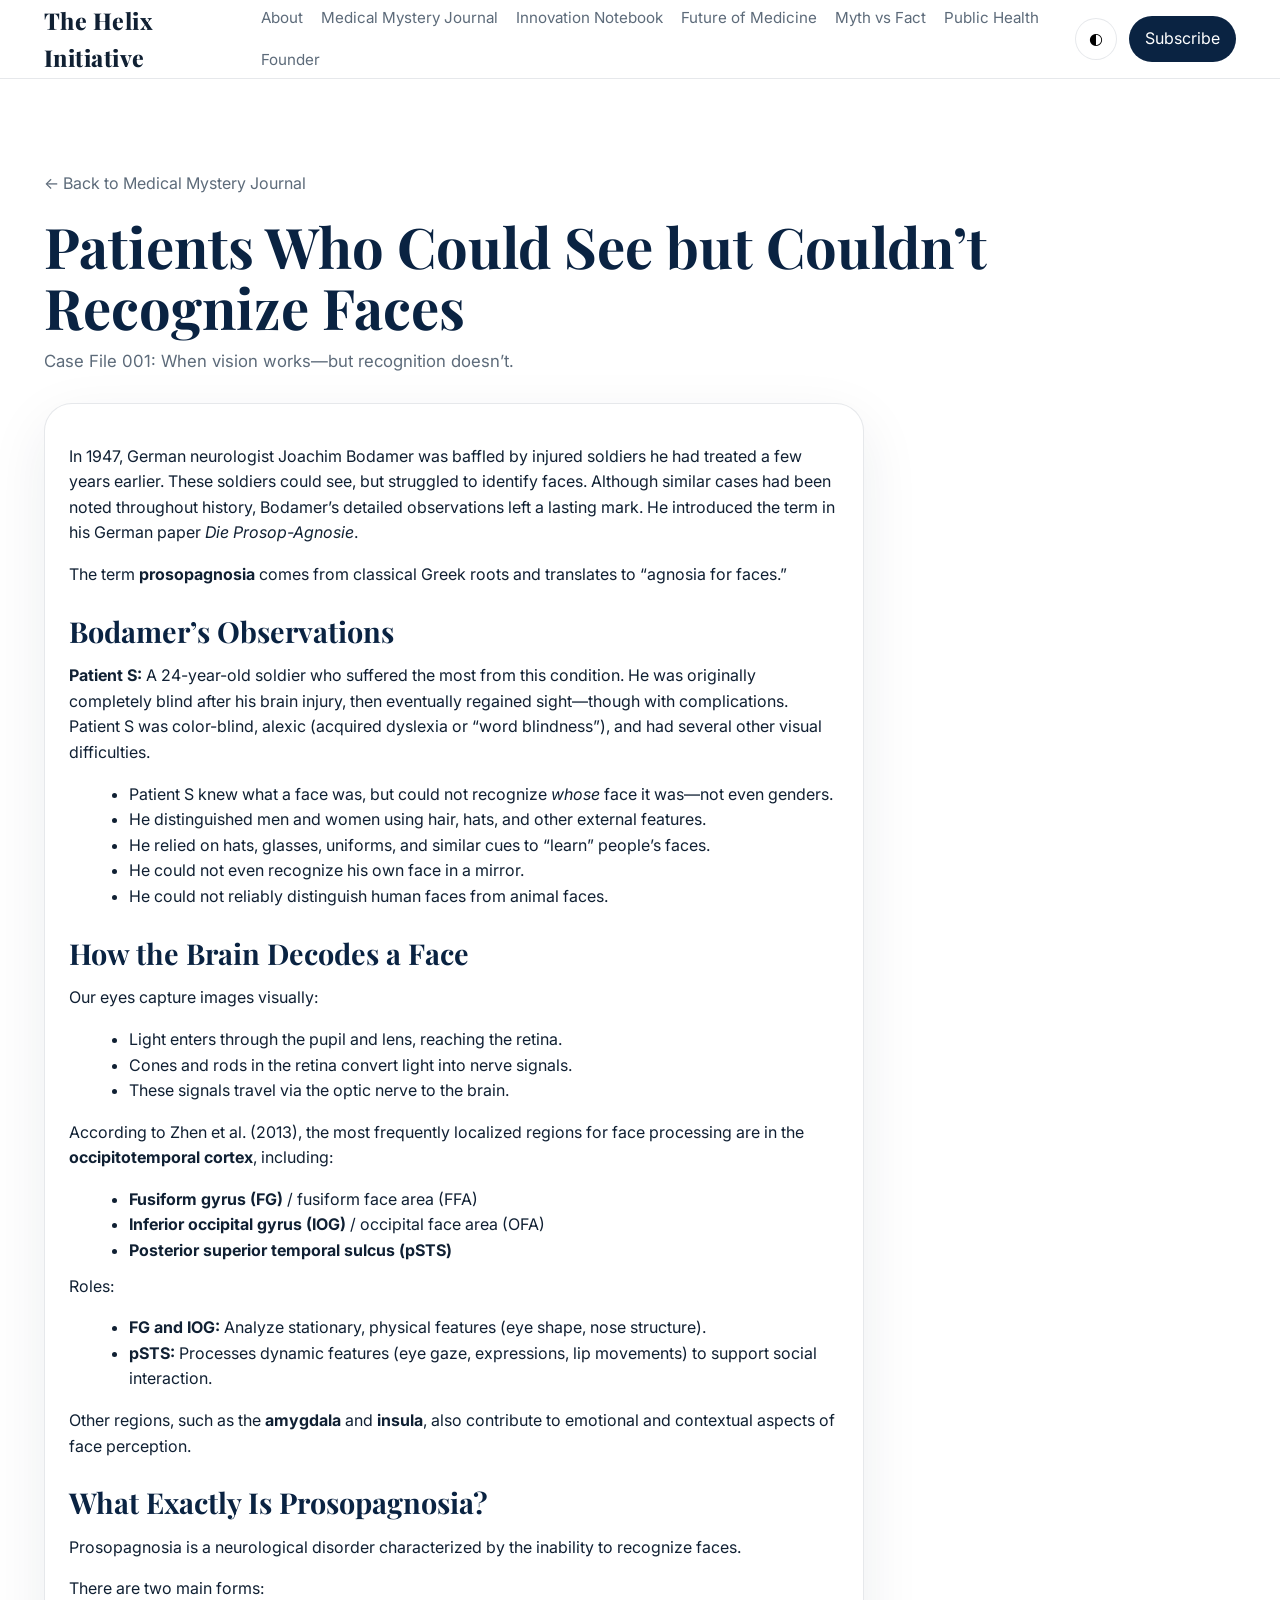
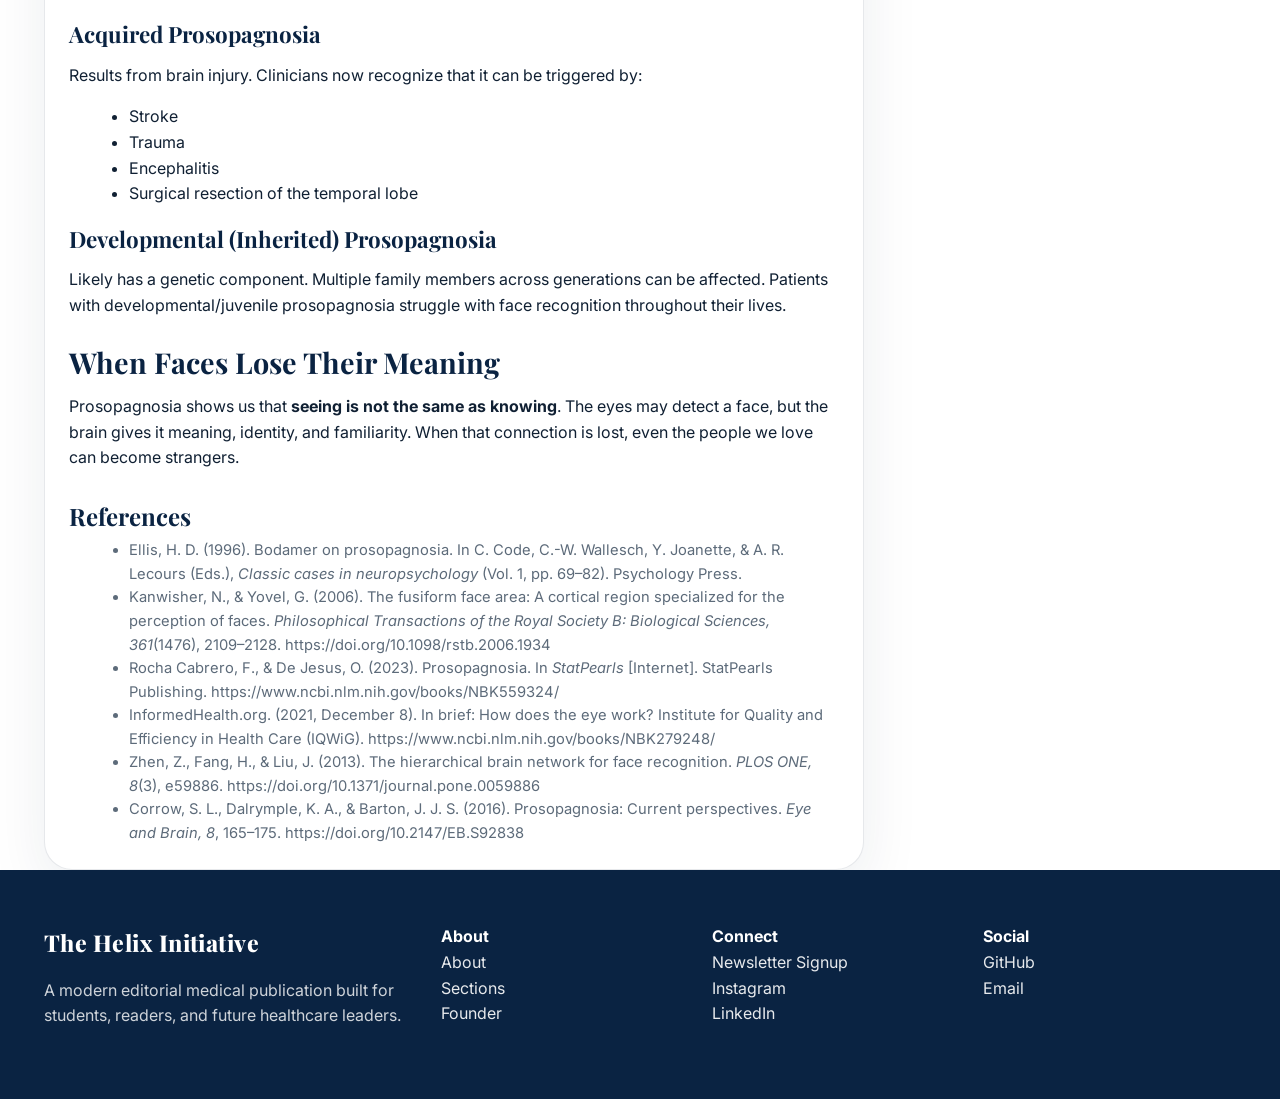
<file: case-001-prosopagnosia.html>
<!doctype html>
<html lang="en">
<head>
  <meta charset="utf-8" />
  <meta name="viewport" content="width=device-width, initial-scale=1" />

  <title>Case 001 – Prosopagnosia | The Helix Initiative</title>

  <meta
    name="description"
    content="Case File 001: Patients who could see but couldn’t recognize faces — an introduction to prosopagnosia."
  />

  <link rel="preconnect" href="https://fonts.googleapis.com" />
  <link rel="preconnect" href="https://fonts.gstatic.com" crossorigin />

  <link
    href="https://fonts.googleapis.com/css2?family=Inter:wght@400;500;600;700;800&family=Playfair+Display:wght@600;700;800&display=swap"
    rel="stylesheet"
  />

  <link rel="stylesheet" href="styles.css" />
</head>

<body>
  <div class="progress" id="progress"></div>

  <header class="nav">
    <div class="wrap navin">
      <div class="brand">The Helix Initiative</div>

      <nav class="menu">
        <a href="index.html#about">About</a>
        <a href="index.html#mystery">Medical Mystery Journal</a>
        <a href="index.html#innovation">Innovation Notebook</a>
        <a href="index.html#future">Future of Medicine</a>
        <a href="index.html#myth">Myth vs Fact</a>
        <a href="index.html#public-health">Public Health</a>
        <a href="index.html#founder">Founder</a>
      </nav>

      <div class="nav-actions">
        <button
          class="icon-btn"
          id="themeToggle"
          aria-label="Toggle dark mode"
        >
          ◐
        </button>

        <a class="pill" href="index.html#newsletter">Subscribe</a>
      </div>
    </div>
  </header>

  <main>
    <section class="wrap" style="padding-top:76px;">
      <p style="margin-bottom:18px;">
        <a href="index.html#mystery" style="color:var(--muted);">
          ← Back to Medical Mystery Journal
        </a>
      </p>

      <h1 style="font-family:'Playfair Display',serif;font-size:clamp(2rem,5vw,3.5rem);color:var(--navy);margin:0 0 10px;">
        Patients Who Could See but Couldn’t Recognize Faces
      </h1>

      <p style="color:var(--muted);font-size:1.05rem;max-width:65ch;margin:0 0 28px;">
        Case File 001: When vision works—but recognition doesn’t.
      </p>

      <article class="panel" style="max-width:820px;">
        <p>
          In 1947, German neurologist Joachim Bodamer was baffled by injured soldiers he had treated a few years earlier. These soldiers could see, but struggled to identify faces. Although similar cases had been noted throughout history, Bodamer’s detailed observations left a lasting mark. He introduced the term in his German paper <em>Die Prosop-Agnosie</em>.
        </p>

        <p>
          The term <strong>prosopagnosia</strong> comes from classical Greek roots and translates to “agnosia for faces.”
        </p>

        <h2 style="font-family:'Playfair Display',serif;font-size:1.8rem;color:var(--navy);margin-top:28px;">
          Bodamer’s Observations
        </h2>

        <p>
          <strong>Patient S:</strong> A 24-year-old soldier who suffered the most from this condition. He was originally completely blind after his brain injury, then eventually regained sight—though with complications. Patient S was color-blind, alexic (acquired dyslexia or “word blindness”), and had several other visual difficulties.
        </p>

        <ul style="margin:14px 0 0 1.25rem;">
          <li>Patient S knew what a face was, but could not recognize <em>whose</em> face it was—not even genders.</li>
          <li>He distinguished men and women using hair, hats, and other external features.</li>
          <li>He relied on hats, glasses, uniforms, and similar cues to “learn” people’s faces.</li>
          <li>He could not even recognize his own face in a mirror.</li>
          <li>He could not reliably distinguish human faces from animal faces.</li>
        </ul>

        <h2 style="font-family:'Playfair Display',serif;font-size:1.8rem;color:var(--navy);margin-top:28px;">
          How the Brain Decodes a Face
        </h2>

        <p>
          Our eyes capture images visually:
        </p>

        <ul style="margin:10px 0 0 1.25rem;">
          <li>Light enters through the pupil and lens, reaching the retina.</li>
          <li>Cones and rods in the retina convert light into nerve signals.</li>
          <li>These signals travel via the optic nerve to the brain.</li>
        </ul>

        <p>
          According to Zhen et al. (2013), the most frequently localized regions for face processing are in the <strong>occipitotemporal cortex</strong>, including:
        </p>

        <ul style="margin:10px 0 0 1.25rem;">
          <li><strong>Fusiform gyrus (FG)</strong> / fusiform face area (FFA)</li>
          <li><strong>Inferior occipital gyrus (IOG)</strong> / occipital face area (OFA)</li>
          <li><strong>Posterior superior temporal sulcus (pSTS)</strong></li>
        </ul>

        <p style="margin-top:10px;">Roles:</p>

        <ul style="margin:8px 0 0 1.25rem;">
          <li><strong>FG and IOG:</strong> Analyze stationary, physical features (eye shape, nose structure).</li>
          <li><strong>pSTS:</strong> Processes dynamic features (eye gaze, expressions, lip movements) to support social interaction.</li>
        </ul>

        <p>
          Other regions, such as the <strong>amygdala</strong> and <strong>insula</strong>, also contribute to emotional and contextual aspects of face perception.
        </p>

        <h2 style="font-family:'Playfair Display',serif;font-size:1.8rem;color:var(--navy);margin-top:28px;">
          What Exactly Is Prosopagnosia?
        </h2>

        <p>
          Prosopagnosia is a neurological disorder characterized by the inability to recognize faces.
        </p>

        <p>There are two main forms:</p>

        <h3 style="font-family:'Playfair Display',serif;font-size:1.4rem;color:var(--navy);margin-top:20px;">
          Acquired Prosopagnosia
        </h3>

        <p>
          Results from brain injury. Clinicians now recognize that it can be triggered by:
        </p>

        <ul style="margin:10px 0 0 1.25rem;">
          <li>Stroke</li>
          <li>Trauma</li>
          <li>Encephalitis</li>
          <li>Surgical resection of the temporal lobe</li>
        </ul>

        <h3 style="font-family:'Playfair Display',serif;font-size:1.4rem;color:var(--navy);margin-top:20px;">
          Developmental (Inherited) Prosopagnosia
        </h3>

        <p>
          Likely has a genetic component. Multiple family members across generations can be affected. Patients with developmental/juvenile prosopagnosia struggle with face recognition throughout their lives.
        </p>

        <h2 style="font-family:'Playfair Display',serif;font-size:1.8rem;color:var(--navy);margin-top:28px;">
          When Faces Lose Their Meaning
        </h2>

        <p>
          Prosopagnosia shows us that <strong>seeing is not the same as knowing</strong>. The eyes may detect a face, but the brain gives it meaning, identity, and familiarity. When that connection is lost, even the people we love can become strangers.
        </p>

        <h2 style="font-family:'Playfair Display',serif;font-size:1.5rem;color:var(--navy);margin-top:32px;">
          References
        </h2>

        <ul style="margin:10px 0 0 1.25rem;font-size:0.92rem;color:var(--muted);">
          <li>
            Ellis, H. D. (1996). Bodamer on prosopagnosia. In C. Code, C.-W. Wallesch, Y. Joanette, & A. R. Lecours (Eds.),
            <em>Classic cases in neuropsychology</em> (Vol. 1, pp. 69–82). Psychology Press.
          </li>
          <li>
            Kanwisher, N., & Yovel, G. (2006). The fusiform face area: A cortical region specialized for the perception of faces.
            <em>Philosophical Transactions of the Royal Society B: Biological Sciences, 361</em>(1476), 2109–2128.
            https://doi.org/10.1098/rstb.2006.1934
          </li>
          <li>
            Rocha Cabrero, F., & De Jesus, O. (2023). Prosopagnosia. In <em>StatPearls</em> [Internet]. StatPearls Publishing.
            https://www.ncbi.nlm.nih.gov/books/NBK559324/
          </li>
          <li>
            InformedHealth.org. (2021, December 8). In brief: How does the eye work? Institute for Quality and Efficiency in Health Care (IQWiG).
            https://www.ncbi.nlm.nih.gov/books/NBK279248/
          </li>
          <li>
            Zhen, Z., Fang, H., & Liu, J. (2013). The hierarchical brain network for face recognition.
            <em>PLOS ONE, 8</em>(3), e59886.
            https://doi.org/10.1371/journal.pone.0059886
          </li>
          <li>
            Corrow, S. L., Dalrymple, K. A., & Barton, J. J. S. (2016). Prosopagnosia: Current perspectives.
            <em>Eye and Brain, 8</em>, 165–175.
            https://doi.org/10.2147/EB.S92838
          </li>
        </ul>
      </article>
    </section>
  </main>

  <footer class="footer">
    <div class="wrap footgrid">
      <div>
        <div class="brand light">The Helix Initiative</div>

        <p class="footer-text">
          A modern editorial medical publication built for students,
          readers, and future healthcare leaders.
        </p>
      </div>

      <div>
        <strong>About</strong><br />
        <a href="index.html#about">About</a><br />
        <a href="index.html#features">Sections</a><br />
        <a href="index.html#founder">Founder</a>
      </div>

      <div>
        <strong>Connect</strong><br />
        <a href="index.html#newsletter">Newsletter Signup</a><br />
        <a href="#">Instagram</a><br />
        <a href="#">LinkedIn</a>
      </div>

      <div>
        <strong>Social</strong><br />
        <a href="#">GitHub</a><br />
        <a href="#">Email</a>
      </div>
    </div>
  </footer>

  <script src="script.js"></script>
</body>
</html>
</file>
<file: styles.css>
:root{
  --white:#FFFFFF;
  --navy:#0A2342;
  --emerald:#2E8B57;
  --grey:#F5F5F5;
  --teal:#4ECDC4;
  --text:#102033;
  --muted:#5d6b7a;
  --border:rgba(10,35,66,.10);
  --shadow:0 20px 60px rgba(10,35,66,.08);
}

*{box-sizing:border-box}
html{scroll-behavior:smooth}
body{
  margin:0;
  font-family:Inter,system-ui,sans-serif;
  color:var(--text);
  background:var(--white);
  line-height:1.6;
}
a{text-decoration:none;color:inherit}
button,input,select{font:inherit}
.wrap{max-width:1240px;margin:0 auto;padding:0 24px}

.nav{
  position:sticky;
  top:0;
  z-index:30;
  backdrop-filter:blur(14px);
  background:rgba(255,255,255,.82);
  border-bottom:1px solid var(--border);
}
.navin{
  display:flex;
  align-items:center;
  justify-content:space-between;
  min-height:78px;
  gap:16px;
}
.brand{
  font-family:"Playfair Display",serif;
  font-size:1.45rem;
  font-weight:800;
  letter-spacing:.02em;
}
.brand.light{color:#fff}
.menu{
  display:flex;
  gap:18px;
  flex-wrap:wrap;
  color:var(--muted);
  font-size:.95rem;
}
.nav-actions{display:flex;align-items:center;gap:12px}
.pill{
  padding:10px 16px;
  border-radius:999px;
  background:var(--navy);
  color:#fff;
}
.icon-btn{
  width:42px;height:42px;border-radius:50%;
  border:1px solid var(--border);
  background:#fff;cursor:pointer;
}

.hero{
  position:relative;
  overflow:hidden;
  padding:88px 0 72px;
  background:linear-gradient(180deg,#fff 0%,#fafcfe 100%);
}
.hero:before,.hero:after{
  content:"";
  position:absolute;
  border-radius:50%;
  filter:blur(40px);
  opacity:.3;
  pointer-events:none;
}
.hero:before{
  width:380px;height:380px;
  background:rgba(78,205,196,.22);
  right:-120px;top:30px;
}
.hero:after{
  width:300px;height:300px;
  background:rgba(46,139,87,.12);
  left:-80px;bottom:0;
}
.grid2{
  display:grid;
  grid-template-columns:1.15fr .85fr;
  gap:34px;
  align-items:center;
}
.eyebrow{
  display:inline-flex;
  gap:8px;
  align-items:center;
  padding:8px 14px;
  border:1px solid var(--border);
  border-radius:999px;
  background:#fff;
  font-size:.85rem;
  color:var(--muted);
}
h1,h2,h3{
  font-family:"Playfair Display",serif;
  line-height:1.1;
  margin:0;
}
.hero h1{
  font-size:clamp(3.2rem,8vw,6.5rem);
  max-width:7ch;
  color:var(--navy);
}
h2{font-size:3rem;color:var(--navy)}
.sub{
  font-size:1.12rem;
  color:var(--muted);
  max-width:58ch;
  margin:22px 0 28px;
}
.cta{display:flex;gap:14px;flex-wrap:wrap}
.btn{
  padding:14px 20px;
  border-radius:14px;
  font-weight:700;
  border:1px solid var(--border);
  transition:.25s transform,.25s box-shadow,.25s background,.25s color;
  display:inline-flex;
  align-items:center;
  justify-content:center;
}
.btn:hover{transform:translateY(-2px);box-shadow:var(--shadow)}
.primary{background:var(--navy);color:#fff}
.secondary{background:#fff;color:var(--navy)}
.note{margin-top:18px}
.muted{color:var(--muted)}

.panel{
  background:#fff;
  border:1px solid var(--border);
  border-radius:28px;
  box-shadow:var(--shadow);
  padding:24px;
}

.dna{
  min-height:420px;
  background:linear-gradient(180deg,#fff,#f7fbfb);
  position:relative;
  overflow:hidden;
}
.orb{
  position:absolute;
  border-radius:50%;
  opacity:.9;
}
.o1{
  width:160px;height:160px;
  background:radial-gradient(circle at 30% 30%,rgba(78,205,196,.8),rgba(78,205,196,.05));
  top:40px;right:42px;
  animation:float 7s ease-in-out infinite;
}
.o2{
  width:130px;height:130px;
  background:radial-gradient(circle at 30% 30%,rgba(46,139,87,.85),rgba(46,139,87,.05));
  bottom:44px;left:40px;
  animation:float 8s ease-in-out infinite reverse;
}
.line{
  position:absolute;
  height:2px;
  background:linear-gradient(90deg,transparent,rgba(10,35,66,.26),transparent);
  left:7%;right:7%;
  animation:move 5s linear infinite;
}
.l1{top:24%}
.l2{top:44%}
.l3{top:64%}
.hero-card{
  position:absolute;
  left:24px;top:24px;right:24px;
}
.hero-card h3{
  font-size:2rem;
  margin-top:18px;
  color:var(--navy);
}
section{padding:76px 0}
.section-title{
  display:flex;
  justify-content:space-between;
  gap:18px;
  align-items:end;
  margin-bottom:26px;
}
.section-title p{margin:0;color:var(--muted);max-width:58ch}

.cards5,.stats,.footgrid{
  display:grid;
  gap:18px;
}
.cards5{grid-template-columns:repeat(5,1fr)}
.stats{grid-template-columns:repeat(4,1fr)}
.footgrid{grid-template-columns:1.5fr 1fr 1fr 1fr}

.card,.resource-card,.topic-card,.stat,.step{
  background:#fff;
  border:1px solid var(--border);
  border-radius:22px;
  padding:22px;
  box-shadow:0 10px 30px rgba(10,35,66,.05);
  transition:.25s transform,.25s box-shadow;
}
.card:hover,.resource-card:hover,.topic-card:hover,.stat:hover,.step:hover{
  transform:translateY(-4px);
  box-shadow:var(--shadow);
}
.card{display:block}
.emoji{font-size:1.4rem}
.imgph{
  height:170px;
  border-radius:18px;
  background:linear-gradient(135deg,rgba(10,35,66,.10),rgba(78,205,196,.18));
  margin:14px 0 16px;
  position:relative;
  overflow:hidden;
}
.imgph:before{
  content:"";
  position:absolute;
  inset:18% 12%;
  border-radius:50%;
  border:1px solid rgba(10,35,66,.14);
}
.tag{
  display:inline-flex;
  padding:7px 11px;
  border-radius:999px;
  background:var(--grey);
  font-size:.8rem;
  color:var(--navy);
  font-weight:700;
}
.glossary{
  border-bottom:1px dotted var(--teal);
  cursor:help;
}
.newsletter{
  display:flex;
  gap:12px;
  flex-wrap:wrap;
}
.newsletter .input{
  flex:1;
  min-width:220px;
}
.newsletter-title{margin-top:18px}
.footer{
  background:var(--navy);
  color:#fff;
  padding:54px 0;
}
.footer a{
  color:#fff;
  opacity:.9;
}
.footer-text{opacity:.8;max-width:42ch}
.progress{
  position:fixed;
  top:0;left:0;
  height:3px;
  width:0;
  background:linear-gradient(90deg,var(--emerald),var(--teal));
  z-index:50;
}

@keyframes float{
 50%{transform:translateY(-10px)}
}
@keyframes move{
  from{transform:translateX(-20%)}
  to{transform:translateX(20%)}
}

.dark{
  background:#081120;
  color:#eef3f8;
}
.dark .nav{
  background:rgba(8,17,32,.85);
}
.dark .panel,
.dark .card,
.dark .resource-card,
.dark .topic-card,
.dark .stat,
.dark .step,
.dark .input,
.dark .icon-btn{
  background:#0d1727;
  color:#eef3f8;
  border-color:rgba(255,255,255,.08);
}
.dark .menu,
.dark .muted,
.dark .section-title p{
  color:#aab7c6;
}
.dark .secondary{background:#0d1727;color:#eef3f8}

@media (max-width:1100px){
  .grid2,.cards5,.stats,.footgrid{
    grid-template-columns:1fr 1fr;
  }
}
@media (max-width:720px){
  .grid2,.cards5,.stats,.footgrid{
    grid-template-columns:1fr;
  }
  .navin{
    padding:14px 0;
    flex-direction:column;
    align-items:flex-start;
  }
  .hero{padding-top:56px}
  .hero h1{font-size:3rem}
}
.logo-brand {
  display: flex;
  align-items: center;
  gap: 10px;
}

.logo-brand img {
  width: 42px;
  height: 42px;
  object-fit: cover;
  border-radius: 8px;
  display: block;
}
</file>
